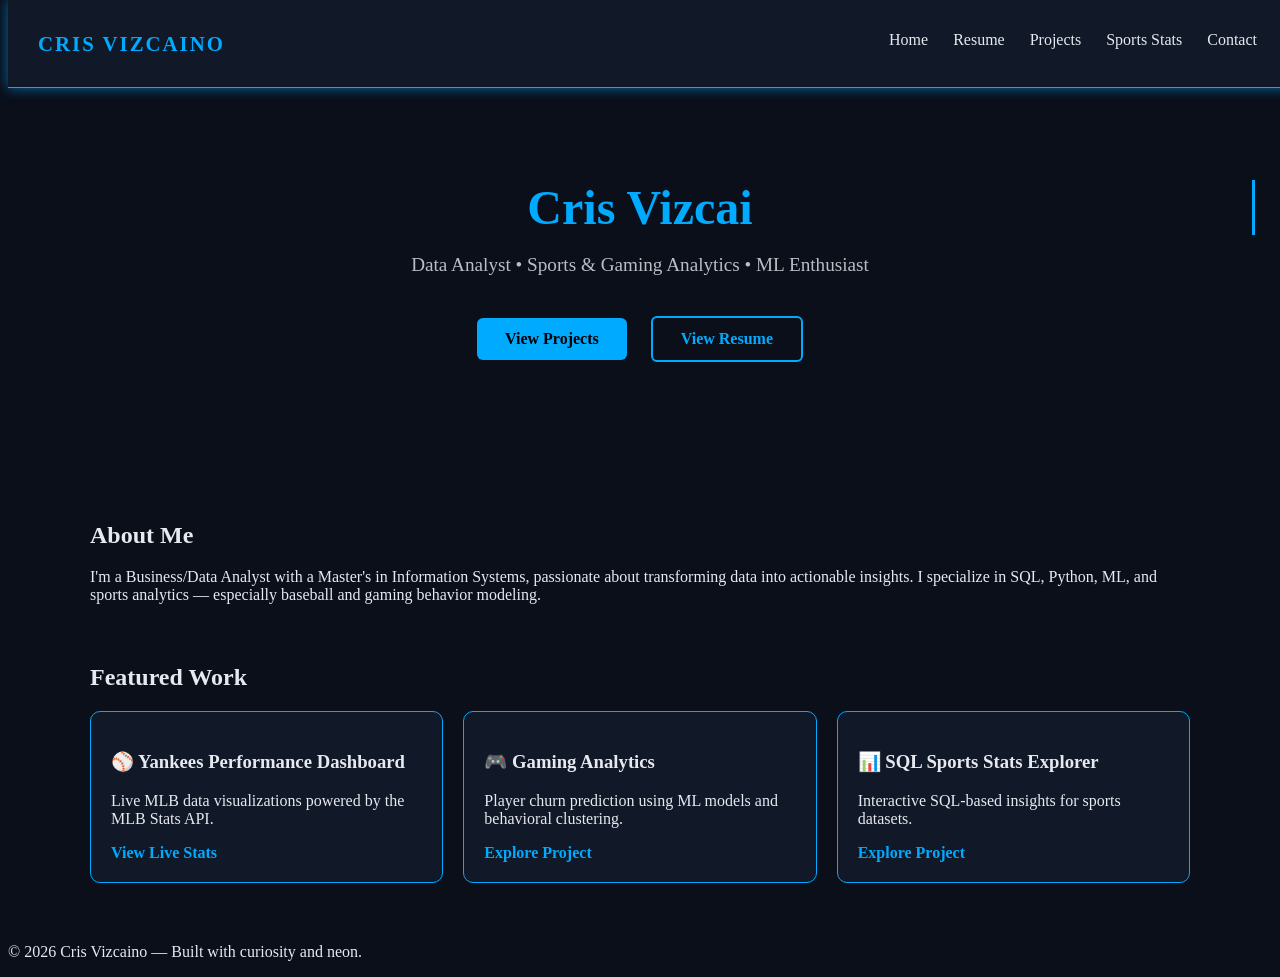
<file: index.html>
<!DOCTYPE html>
<html lang="en">
<head>
    <meta charset="UTF-8" />
    <meta name="viewport" content="width=device-width, initial-scale=1.0" />
    <title>Cris Vizcaino — Portfolio</title>
    <link rel="stylesheet" href="styles.css" />
    <script defer src="script.js"></script>
</head>

<body class="dark">

    <!-- NAVBAR -->
    <nav class="navbar">
        <div class="logo">CRIS VIZCAINO</div>
        <ul class="nav-links">
            <li><a href="index.html">Home</a></li>
            <li><a href="resume.html">Resume</a></li>
            <li><a href="projects.html">Projects</a></li>
            <li><a href="sports.html">Sports Stats</a></li>
            <li><a href="contact.html">Contact</a></li>
            <li><button id="theme-toggle">🌙</button></li>
        </ul>
    </nav>

    <!-- HERO -->
    <header class="hero">
        <h1 class="typewriter"></h1>
        <p class="tagline">Data Analyst • Sports & Gaming Analytics • ML Enthusiast</p>
        <div class="hero-buttons">
            <a href="projects.html" class="cta">View Projects</a>
            <a href="resume.html" class="cta ghost">View Resume</a>
        </div>
    </header>

    <!-- ABOUT -->
    <section class="about">
        <h2>About Me</h2>
        <p>
            I'm a Business/Data Analyst with a Master's in Information Systems, passionate about
            transforming data into actionable insights. I specialize in SQL, Python, ML, and
            sports analytics — especially baseball and gaming behavior modeling.
        </p>
    </section>

    <!-- FEATURED -->
    <section class="featured">
        <h2>Featured Work</h2>

        <div class="featured-grid">

            <div class="featured-card">
                <h3>⚾ Yankees Performance Dashboard</h3>
                <p>Live MLB data visualizations powered by the MLB Stats API.</p>
                <a href="sports.html" class="mini-link">View Live Stats</a>
            </div>

            <div class="featured-card">
                <h3>🎮 Gaming Analytics</h3>
                <p>Player churn prediction using ML models and behavioral clustering.</p>
                <a href="projects.html" class="mini-link">Explore Project</a>
            </div>

            <div class="featured-card">
                <h3>📊 SQL Sports Stats Explorer</h3>
                <p>Interactive SQL-based insights for sports datasets.</p>
                <a href="projects.html" class="mini-link">Explore Project</a>
            </div>

        </div>
    </section>

    <footer>
        <p>© 2026 Cris Vizcaino — Built with curiosity and neon.</p>
    </footer>

</body>
</html>
</file>
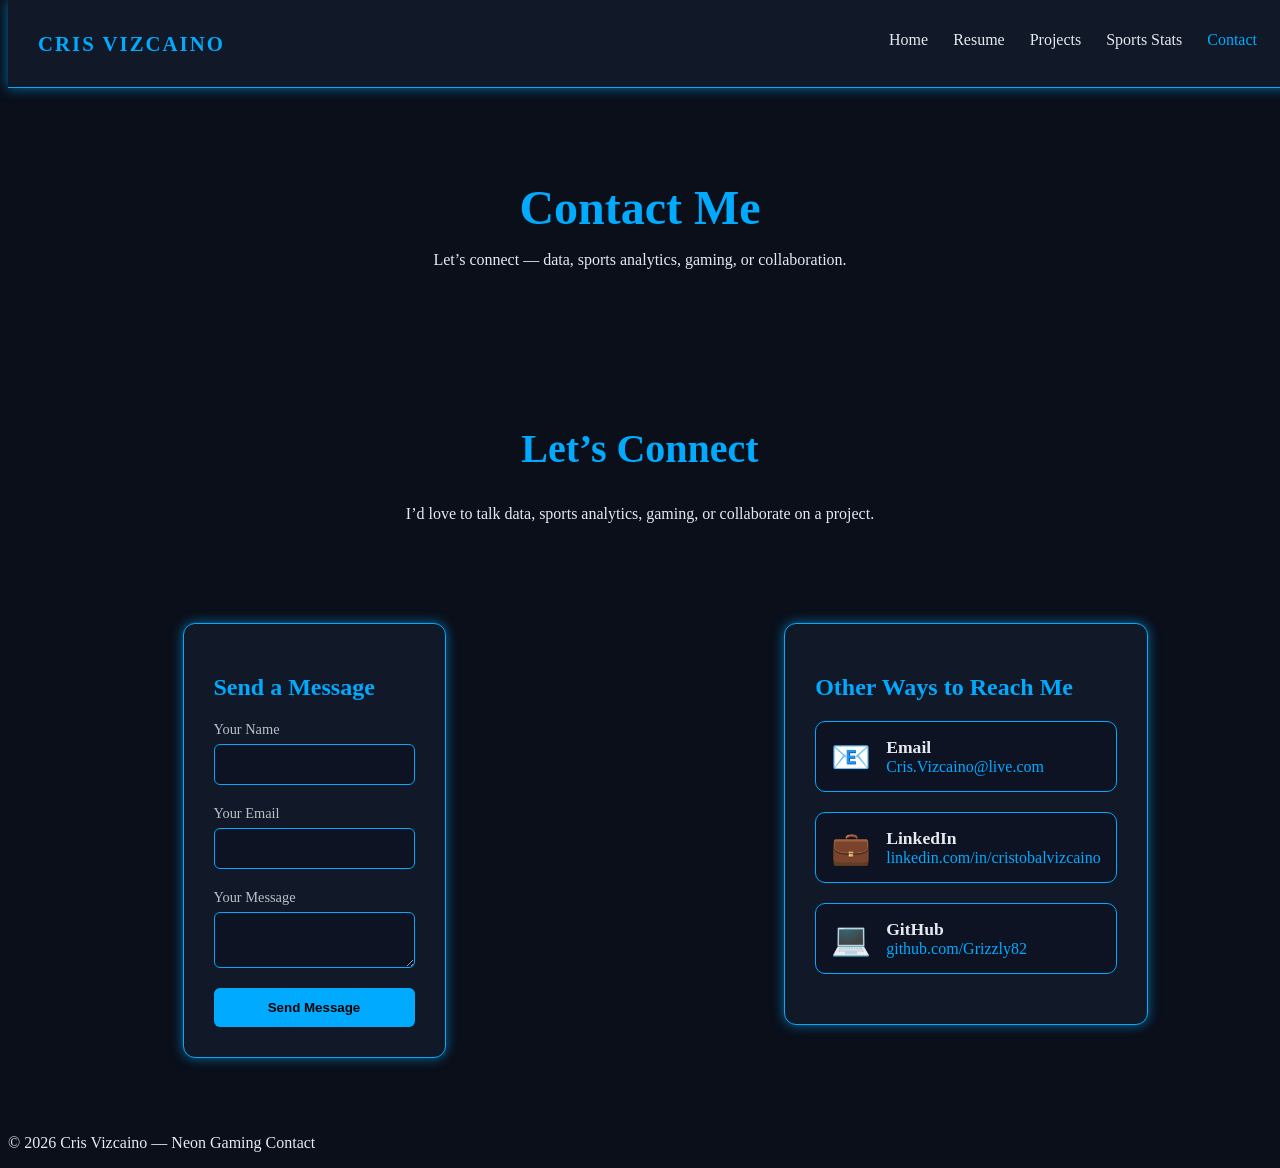
<file: contact.html>
<!DOCTYPE html>
<html lang="en">
<head>
    <meta charset="UTF-8" />
    <meta name="viewport" content="width=device-width, initial-scale=1.0" />
    <title>Contact — Cris Vizcaino</title>
    <link rel="stylesheet" href="styles.css" />
    <script defer src="script.js"></script>
</head>

<body class="dark">

    <!-- NAVBAR -->
    <nav class="navbar">
        <div class="logo">CRIS VIZCAINO</div>
        <ul class="nav-links">
            <li><a href="index.html">Home</a></li>
            <li><a href="resume.html">Resume</a></li>
            <li><a href="projects.html">Projects</a></li>
            <li><a href="sports.html">Sports Stats</a></li>
            <li><a href="contact.html" class="active">Contact</a></li>
            <li><button id="theme-toggle">🌙</button></li>
        </ul>
    </nav>

    <header class="contact-hero">
        <h1>Contact Me</h1>
        <p>Let’s connect — data, sports analytics, gaming, or collaboration.</p>
    </header>

 <main class="contact-container">

    <section class="contact-header">
        <h1>Let’s Connect</h1>
        <p>I’d love to talk data, sports analytics, gaming, or collaborate on a project.</p>
    </section>

    <div class="contact-wrapper">

        <!-- LEFT SIDE: FORM -->
        <section class="contact-form-section">
            <h2>Send a Message</h2>

            <div id="success-message" class="success-hidden">
                <p>Message Sent Successfully! 🚀</p>
            </div>

            <div id="confetti-container"></div>


            <form class="contact-form" action="https://formspree.io/f/mnpppnlg" method="POST">

                <div class="input-group">
                    <label>Your Name</label>
                    <input type="text" name="name" required />
                </div>

                <div class="input-group">
                    <label>Your Email</label>
                    <input type="email" name="email" required />
                </div>

                <div class="input-group">
                    <label>Your Message</label>
                    <textarea name="message" required></textarea>
                </div>

                <button type="submit" class="contact-btn">Send Message</button>
            </form>
        </section>

        <!-- RIGHT SIDE: INFO -->
        <section class="contact-info-section">
            <h2>Other Ways to Reach Me</h2>

            <div class="contact-card">
                <span class="contact-icon">📧</span>
                <div>
                    <h3>Email</h3>
                    <a href="mailto:Cris.Vizcaino@live.com">Cris.Vizcaino@live.com</a>
                </div>
            </div>

            <div class="contact-card">
                <span class="contact-icon">💼</span>
                <div>
                    <h3>LinkedIn</h3>
                    <a href="https://www.linkedin.com/in/cristobalvizcaino/" target="_blank">
                        linkedin.com/in/cristobalvizcaino
                    </a>
                </div>
            </div>

            <div class="contact-card">
                <span class="contact-icon">💻</span>
                <div>
                    <h3>GitHub</h3>
                    <a href="https://github.com/Grizzly82" target="_blank">
                        github.com/Grizzly82
                    </a>
                </div>
            </div>

        </section>

    </div>

</main>


    <footer>
        <p>© 2026 Cris Vizcaino — Neon Gaming Contact</p>
    </footer>

</body>
</html>
</file>
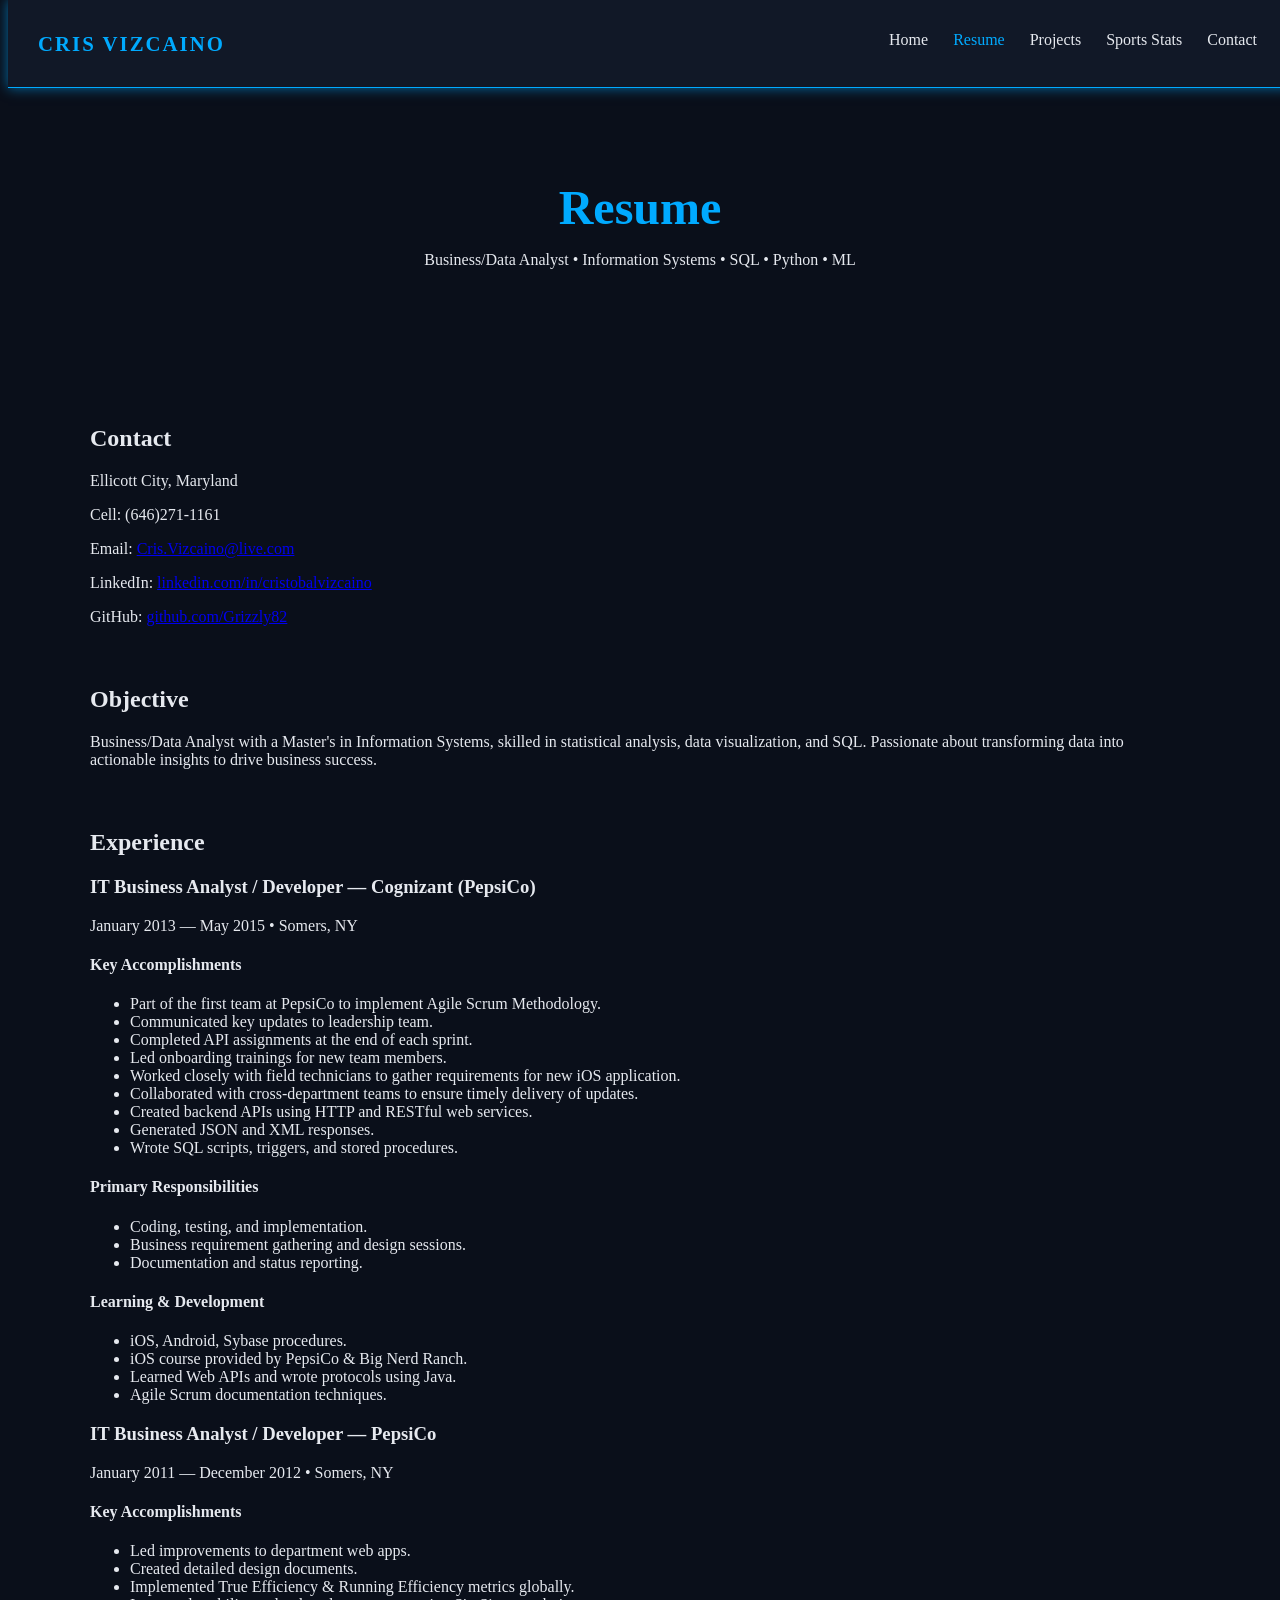
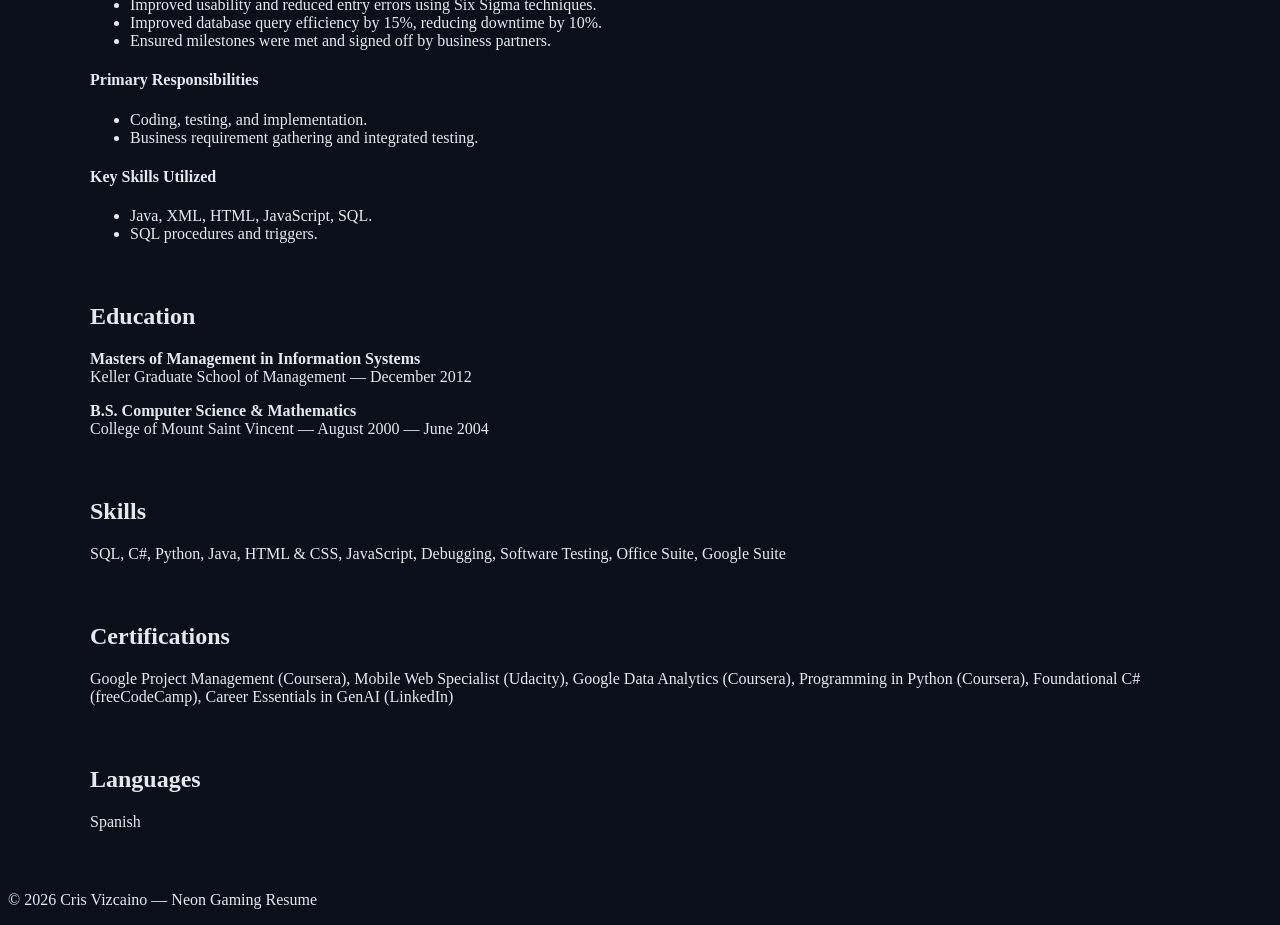
<file: resume.html>
<!DOCTYPE html>
<html lang="en">
<head>
    <meta charset="UTF-8" />
    <meta name="viewport" content="width=device-width, initial-scale=1.0" />
    <title>Resume — Cris Vizcaino</title>
    <link rel="stylesheet" href="styles.css" />
</head>

<body class="dark">

    <!-- NAVBAR -->
    <nav class="navbar">
        <div class="logo">CRIS VIZCAINO</div>
        <ul class="nav-links">
            <li><a href="index.html">Home</a></li>
            <li><a href="resume.html" class="active">Resume</a></li>
            <li><a href="projects.html">Projects</a></li>
            <li><a href="sports.html">Sports Stats</a></li>
            <li><a href="contact.html">Contact</a></li>
            <li><button id="theme-toggle">🌙</button></li>
        </ul>
    </nav>

    <header class="resume-hero">
        <h1>Resume</h1>
        <p>Business/Data Analyst • Information Systems • SQL • Python • ML</p>
    </header>

    <main class="resume-container">

        <!-- CONTACT -->
        <section class="resume-section">
            <h2>Contact</h2>
            <p>Ellicott City, Maryland</p>
            <p>Cell: (646)271-1161</p>
            <p>Email: <a href="mailto:Cris.Vizcaino@live.com">Cris.Vizcaino@live.com</a></p>
            <p>LinkedIn: <a href="https://www.linkedin.com/in/cristobalvizcaino/" target="_blank">linkedin.com/in/cristobalvizcaino</a></p>
            <p>GitHub: <a href="https://github.com/Grizzly82" target="_blank">github.com/Grizzly82</a></p>
        </section>

        <!-- OBJECTIVE -->
        <section class="resume-section">
            <h2>Objective</h2>
            <p>
                Business/Data Analyst with a Master's in Information Systems, skilled in statistical analysis,
                data visualization, and SQL. Passionate about transforming data into actionable insights to
                drive business success.
            </p>
        </section>

        <!-- EXPERIENCE -->
        <section class="resume-section">
            <h2>Experience</h2>

            <div class="job">
                <h3>IT Business Analyst / Developer — Cognizant (PepsiCo)</h3>
                <p class="job-date">January 2013 — May 2015 • Somers, NY</p>

                <h4>Key Accomplishments</h4>
                <ul>
                    <li>Part of the first team at PepsiCo to implement Agile Scrum Methodology.</li>
                    <li>Communicated key updates to leadership team.</li>
                    <li>Completed API assignments at the end of each sprint.</li>
                    <li>Led onboarding trainings for new team members.</li>
                    <li>Worked closely with field technicians to gather requirements for new iOS application.</li>
                    <li>Collaborated with cross‑department teams to ensure timely delivery of updates.</li>
                    <li>Created backend APIs using HTTP and RESTful web services.</li>
                    <li>Generated JSON and XML responses.</li>
                    <li>Wrote SQL scripts, triggers, and stored procedures.</li>
                </ul>

                <h4>Primary Responsibilities</h4>
                <ul>
                    <li>Coding, testing, and implementation.</li>
                    <li>Business requirement gathering and design sessions.</li>
                    <li>Documentation and status reporting.</li>
                </ul>

                <h4>Learning & Development</h4>
                <ul>
                    <li>iOS, Android, Sybase procedures.</li>
                    <li>iOS course provided by PepsiCo & Big Nerd Ranch.</li>
                    <li>Learned Web APIs and wrote protocols using Java.</li>
                    <li>Agile Scrum documentation techniques.</li>
                </ul>
            </div>

            <div class="job">
                <h3>IT Business Analyst / Developer — PepsiCo</h3>
                <p class="job-date">January 2011 — December 2012 • Somers, NY</p>

                <h4>Key Accomplishments</h4>
                <ul>
                    <li>Led improvements to department web apps.</li>
                    <li>Created detailed design documents.</li>
                    <li>Implemented True Efficiency & Running Efficiency metrics globally.</li>
                    <li>Improved usability and reduced entry errors using Six Sigma techniques.</li>
                    <li>Improved database query efficiency by 15%, reducing downtime by 10%.</li>
                    <li>Ensured milestones were met and signed off by business partners.</li>
                </ul>

                <h4>Primary Responsibilities</h4>
                <ul>
                    <li>Coding, testing, and implementation.</li>
                    <li>Business requirement gathering and integrated testing.</li>
                </ul>

                <h4>Key Skills Utilized</h4>
                <ul>
                    <li>Java, XML, HTML, JavaScript, SQL.</li>
                    <li>SQL procedures and triggers.</li>
                </ul>
            </div>
        </section>

        <!-- EDUCATION -->
        <section class="resume-section">
            <h2>Education</h2>
            <p><strong>Masters of Management in Information Systems</strong><br>
            Keller Graduate School of Management — December 2012</p>

            <p><strong>B.S. Computer Science & Mathematics</strong><br>
            College of Mount Saint Vincent — August 2000 — June 2004</p>
        </section>

        <!-- SKILLS -->
        <section class="resume-section">
            <h2>Skills</h2>
            <p>SQL, C#, Python, Java, HTML & CSS, JavaScript, Debugging, Software Testing, Office Suite, Google Suite</p>
        </section>

        <!-- CERTIFICATIONS -->
        <section class="resume-section">
            <h2>Certifications</h2>
            <p>
                Google Project Management (Coursera), Mobile Web Specialist (Udacity),
                Google Data Analytics (Coursera), Programming in Python (Coursera),
                Foundational C# (freeCodeCamp), Career Essentials in GenAI (LinkedIn)
            </p>
        </section>

        <!-- LANGUAGES -->
        <section class="resume-section">
            <h2>Languages</h2>
            <p>Spanish</p>
        </section>

    </main>

    <footer>
        <p>© 2026 Cris Vizcaino — Neon Gaming Resume</p>
    </footer>

</body>
</html>
</file>
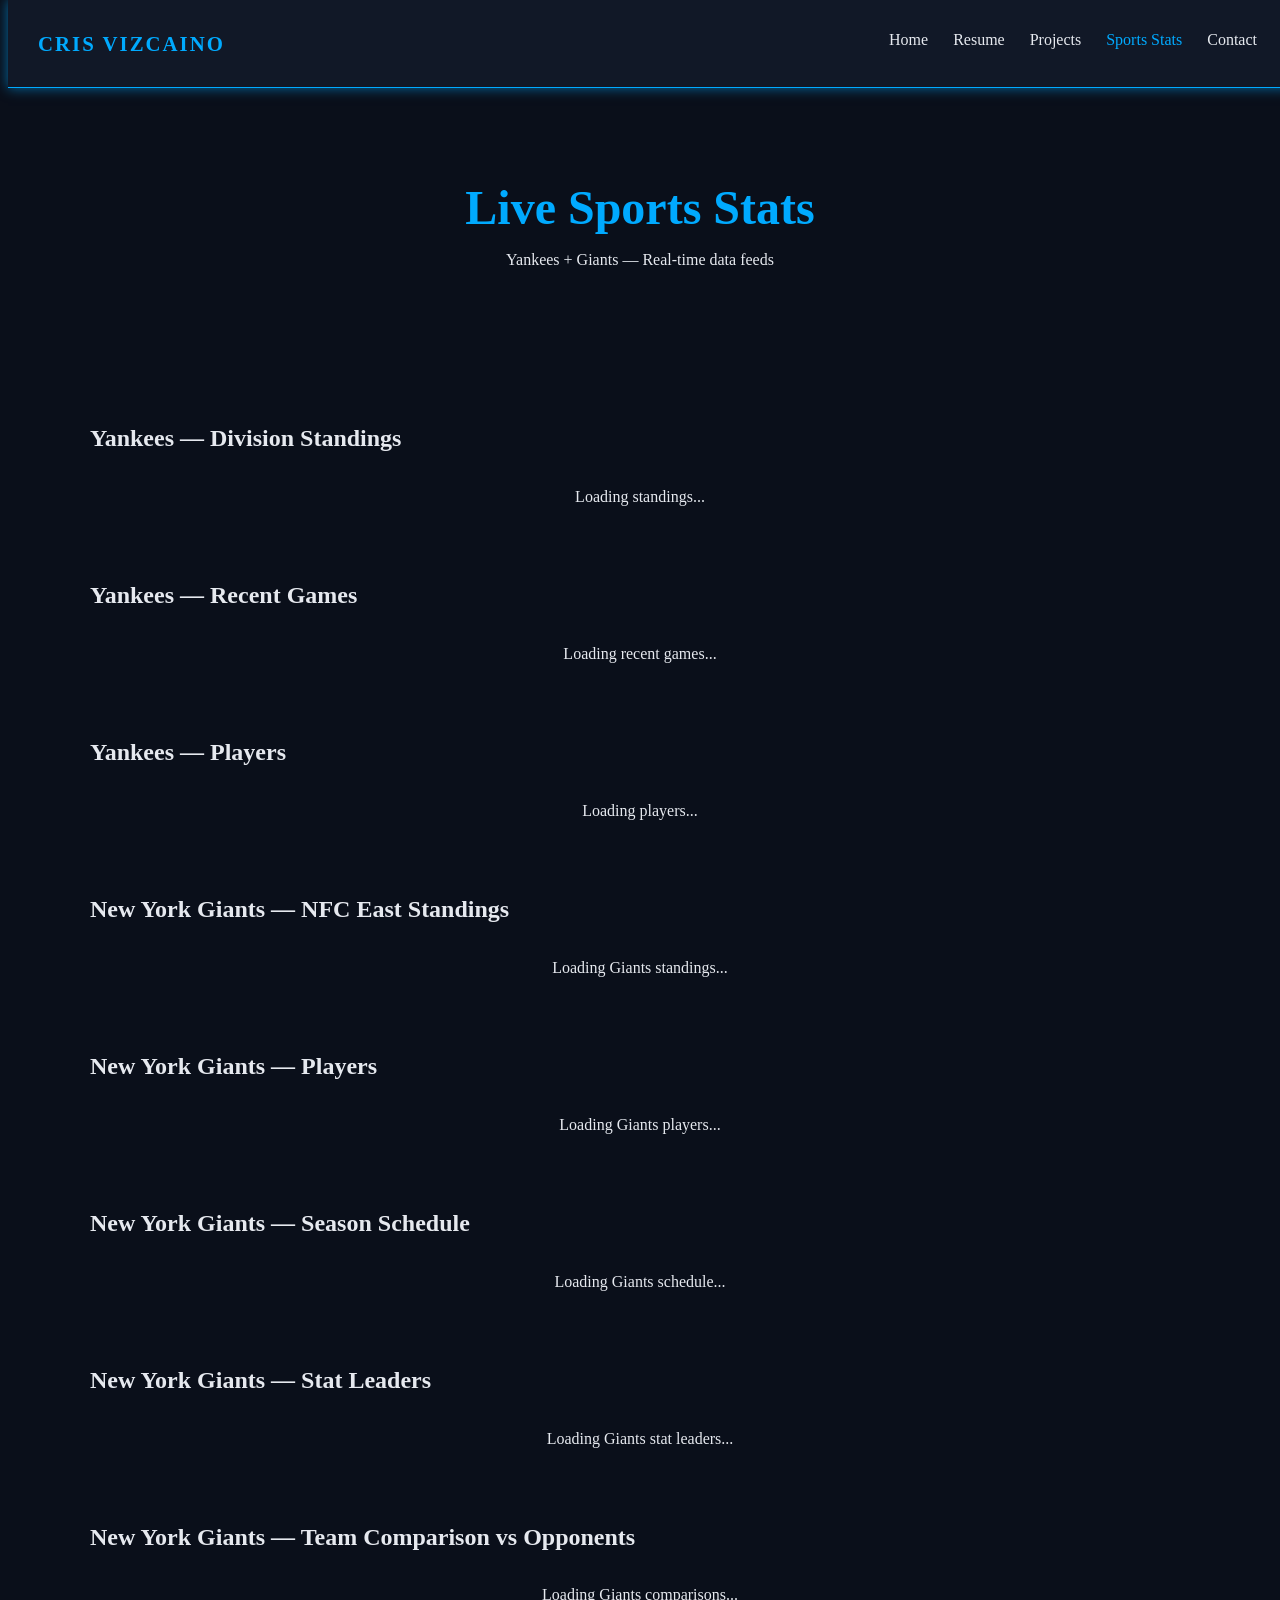
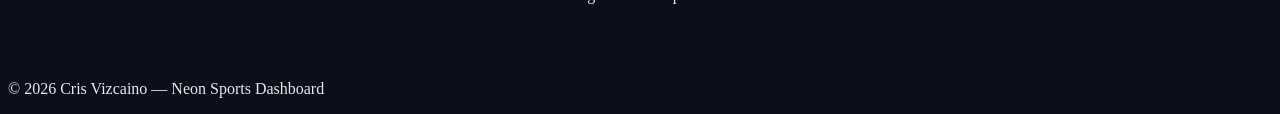
<file: sports.html>
<!DOCTYPE html>
<html lang="en">
<head>
    <meta charset="UTF-8" />
    <meta name="viewport" content="width=device-width, initial-scale=1.0" />
    <title>Sports Stats — Cris Vizcaino</title>
    <link rel="stylesheet" href="styles.css" />
    <script defer src="script.js"></script>
</head>

<body class="dark">

    <!-- NAVBAR -->
    <nav class="navbar">
        <div class="logo">CRIS VIZCAINO</div>
        <ul class="nav-links">
            <li><a href="index.html">Home</a></li>
            <li><a href="resume.html">Resume</a></li>
            <li><a href="projects.html">Projects</a></li>
            <li><a href="sports.html" class="active">Sports Stats</a></li>
            <li><a href="contact.html">Contact</a></li>
            <li><button id="theme-toggle">🌙</button></li>
        </ul>
    </nav>

    <header class="sports-hero">
        <h1>Live Sports Stats</h1>
        <p>Yankees + Giants — Real‑time data feeds</p>
    </header>

    <main class="sports-container">

        <!-- YANKEES -->
        <section class="sports-section">
            <h2>Yankees — Division Standings</h2>
            <div id="standings" class="stats-grid">
                <p class="loading">Loading standings...</p>
            </div>
        </section>

        <section class="sports-section">
            <h2>Yankees — Recent Games</h2>
            <div id="games" class="stats-grid">
                <p class="loading">Loading recent games...</p>
            </div>
        </section>

        <section class="sports-section">
            <h2>Yankees — Players</h2>
            <div id="players" class="stats-grid">
                <p class="loading">Loading players...</p>
            </div>
        </section>

        <!-- GIANTS -->
        <section class="sports-section">
            <h2>New York Giants — NFC East Standings</h2>
            <div id="giants-standings" class="stats-grid">
                <p class="loading">Loading Giants standings...</p>
            </div>
        </section>

        <section class="sports-section">
            <h2>New York Giants — Players</h2>
            <div id="giants-players" class="stats-grid">
                <p class="loading">Loading Giants players...</p>
            </div>
        </section>

        <section class="sports-section">
            <h2>New York Giants — Season Schedule</h2>
            <div id="giants-schedule" class="stats-grid">
                <p class="loading">Loading Giants schedule...</p>
            </div>
        </section>

        <section class="sports-section">
            <h2>New York Giants — Stat Leaders</h2>
            <div id="giants-leaders" class="stats-grid">
                <p class="loading">Loading Giants stat leaders...</p>
            </div>
        </section>

        <section class="sports-section">
            <h2>New York Giants — Team Comparison vs Opponents</h2>
            <div id="giants-comparison" class="stats-grid">
                <p class="loading">Loading Giants comparisons...</p>
            </div>
        </section>

    </main>

    <footer>
        <p>© 2026 Cris Vizcaino — Neon Sports Dashboard</p>
    </footer>

</body>
</html>
</file>
<file: styles.css>
/* --------------------------------------------------
   GLOBAL THEME — GAMING + DATA HYBRID (NEON BLUE)
-------------------------------------------------- */

:root {
    --bg-dark: #0a0f1a;
    --bg-light: #f5f7fa;
    --text-dark: #e6e9ef;
    --text-light: #0a0f1a;
    --neon: #00aaff;
    --card-dark: #111827;
    --card-light: #ffffff;
    --border-glow: 0 0 12px rgba(0, 170, 255, 0.6);
    --transition: 0.25s ease;
}

body.dark {
    background: var(--bg-dark);
    color: var(--text-dark);
}

body.light {
    background: var(--bg-light);
    color: var(--text-light);
}

/* --------------------------------------------------
   NAVBAR
-------------------------------------------------- */

.navbar {
    position: fixed;
    top: 0;
    width: 100%;
    background: var(--card-dark);
    padding: 15px 30px;
    display: flex;
    justify-content: space-between;
    align-items: center;
    border-bottom: 1px solid var(--neon);
    box-shadow: var(--border-glow);
    z-index: 1000;
}

.logo {
    font-size: 1.3rem;
    font-weight: 600;
    letter-spacing: 2px;
    color: var(--neon);
}

.nav-links {
    list-style: none;
    display: flex;
    gap: 25px;
}

.nav-links a {
    color: var(--text-dark);
    text-decoration: none;
    font-weight: 500;
    transition: var(--transition);
}

.nav-links a:hover,
.nav-links .active {
    color: var(--neon);
}

#theme-toggle {
    background: none;
    border: none;
    color: var(--neon);
    font-size: 1.2rem;
    cursor: pointer;
}

/* --------------------------------------------------
   HERO SECTIONS
-------------------------------------------------- */

.hero,
.resume-hero,
.projects-hero,
.sports-hero,
.contact-hero {
    padding: 140px 20px 80px;
    text-align: center;
}

.hero h1,
.resume-hero h1,
.projects-hero h1,
.sports-hero h1,
.contact-hero h1 {
    font-size: 3rem;
    margin-bottom: 10px;
    color: var(--neon);
}

.tagline {
    font-size: 1.2rem;
    opacity: 0.8;
}

/* --------------------------------------------------
   TYPEWRITER EFFECT
-------------------------------------------------- */

.typewriter {
    font-size: 3rem;
    font-weight: bold;
    color: var(--neon);
    border-right: 3px solid var(--neon);
    white-space: nowrap;
    overflow: hidden;
    width: 0;
    animation: typing 3s steps(20) forwards, blink 0.7s infinite;
}

@keyframes typing {
    from { width: 0; }
    to { width: 100%; }
}

@keyframes blink {
    50% { border-color: transparent; }
}

/* --------------------------------------------------
   BUTTONS
-------------------------------------------------- */

.cta {
    display: inline-block;
    margin: 20px 10px;
    padding: 12px 28px;
    background: var(--neon);
    color: #000;
    border-radius: 6px;
    font-weight: 600;
    text-decoration: none;
    transition: var(--transition);
}

.cta:hover {
    box-shadow: var(--border-glow);
}

.cta.ghost {
    background: transparent;
    border: 2px solid var(--neon);
    color: var(--neon);
}

.cta.ghost:hover {
    background: var(--neon);
    color: #000;
}

/* --------------------------------------------------
   SECTIONS
-------------------------------------------------- */

section {
    max-width: 1100px;
    margin: 60px auto;
    padding: 0 20px;
}

/* --------------------------------------------------
   FEATURED CARDS
-------------------------------------------------- */

.featured-grid {
    display: grid;
    gap: 20px;
    grid-template-columns: repeat(auto-fit, minmax(260px, 1fr));
}

.featured-card {
    background: var(--card-dark);
    padding: 20px;
    border-radius: 10px;
    border: 1px solid var(--neon);
    transition: var(--transition);
}

.featured-card:hover {
    transform: translateY(-6px);
    box-shadow: var(--border-glow);
}

.mini-link {
    color: var(--neon);
    text-decoration: none;
    font-weight: bold;
}

/* --------------------------------------------------
   PROJECT GRID
-------------------------------------------------- */

.filter-section {
    text-align: center;
    margin-bottom: 30px;
}

.filter-btn {
    background: transparent;
    border: 2px solid var(--neon);
    color: var(--neon);
    padding: 10px 20px;
    margin: 5px;
    cursor: pointer;
    border-radius: 6px;
    transition: var(--transition);
}

.filter-btn:hover,
.filter-btn.active {
    background: var(--neon);
    color: #000;
}

.projects-grid {
    display: grid;
    gap: 25px;
    grid-template-columns: repeat(auto-fit, minmax(280px, 1fr));
}

.project-card {
    background: var(--card-dark);
    padding: 20px;
    border-radius: 10px;
    border: 1px solid var(--neon);
    transition: var(--transition);
}

.project-card:hover {
    transform: translateY(-6px);
    box-shadow: var(--border-glow);
}

.project-card img {
    width: 100%;
    border-radius: 8px;
    margin-bottom: 10px;
}

.tag {
    display: inline-block;
    margin-top: 10px;
    padding: 6px 12px;
    background: var(--neon);
    color: #000;
    border-radius: 6px;
    font-size: 0.85rem;
}

/* --------------------------------------------------
   SPORTS STATS
-------------------------------------------------- */

.stats-grid {
    display: grid;
    gap: 20px;
    grid-template-columns: repeat(auto-fit, minmax(260px, 1fr));
}

.stat-card {
    background: var(--card-dark);
    padding: 20px;
    border-radius: 10px;
    border: 1px solid var(--neon);
    transition: var(--transition);
}

.stat-card:hover {
    transform: translateY(-6px);
    box-shadow: var(--border-glow);
}

.loading {
    text-align: center;
}

/* --------------------------------------------------
   CONTACT PAGE — UPGRADED
-------------------------------------------------- */

.contact-header {
    text-align: center;
    margin-bottom: 40px;
}

.contact-header h1 {
    font-size: 2.5rem;
    color: var(--neon);
}

.contact-wrapper {
    display: grid;
    grid-template-columns: repeat(auto-fit, minmax(320px, 1fr));
    gap: 40px;
    align-items: start;
}

.contact-form-section,
.contact-info-section {
    background: var(--card-dark);
    padding: 30px;
    border-radius: 12px;
    border: 1px solid var(--neon);
    box-shadow: var(--border-glow);
}

.contact-form-section h2,
.contact-info-section h2 {
    color: var(--neon);
    margin-bottom: 20px;
}

.input-group {
    display: flex;
    flex-direction: column;
    margin-bottom: 20px;
}

.input-group label {
    margin-bottom: 6px;
    font-size: 0.9rem;
    opacity: 0.8;
}

.contact-form input,
.contact-form textarea {
    padding: 12px;
    border-radius: 6px;
    border: 1px solid var(--neon);
    background: #0d1322;
    color: var(--text-dark);
}

.contact-btn {
    padding: 12px;
    background: var(--neon);
    border: none;
    border-radius: 6px;
    color: #000;
    font-weight: bold;
    cursor: pointer;
    transition: var(--transition);
    width: 100%;
}

.contact-btn:hover {
    box-shadow: var(--border-glow);
}

.contact-card {
    display: flex;
    align-items: center;
    gap: 15px;
    background: #0d1322;
    padding: 15px;
    border-radius: 10px;
    border: 1px solid var(--neon);
    margin-bottom: 20px;
    transition: var(--transition);
}

.contact-card:hover {
    transform: translateY(-4px);
    box-shadow: var(--border-glow);
}

.contact-icon {
    font-size: 2rem;
    color: var(--neon);
}

.contact-card h3 {
    margin: 0;
    font-size: 1.1rem;
}

.contact-card a {
    color: var(--neon);
    text-decoration: none;
}


/* --------------------------------------------------
   SUCCESS MESSAGE ANIMATION
-------------------------------------------------- */

#success-message {
    background: var(--neon);
    color: #000;
    padding: 15px 20px;
    border-radius: 8px;
    font-weight: bold;
    text-align: center;
    margin-bottom: 20px;
    box-shadow: 0 0 20px var(--neon);
    opacity: 0;
    transform: translateY(-10px);
    transition: opacity 0.5s ease, transform 0.5s ease;
}

.success-visible {
    opacity: 1;
    transform: translateY(0);
}

.success-hidden {
    display: none;
}


/* --------------------------------------------------
   CONFETTI ANIMATION
-------------------------------------------------- */

#confetti-container {
    position: fixed;
    top: 0;
    left: 0;
    width: 100%;
    height: 100%;
    pointer-events: none;
    overflow: hidden;
    z-index: 9999;
}

.confetti-piece {
    position: absolute;
    width: 10px;
    height: 10px;
    background: var(--neon);
    opacity: 0.9;
    animation: confetti-fall 2.5s linear forwards;
}

@keyframes confetti-fall {
    0% {
        transform: translateY(-50px) rotate(0deg);
        opacity: 1;
    }
    100% {
        transform: translateY(100vh) rotate(360deg);
        opacity: 0;
    }
}
</file>
